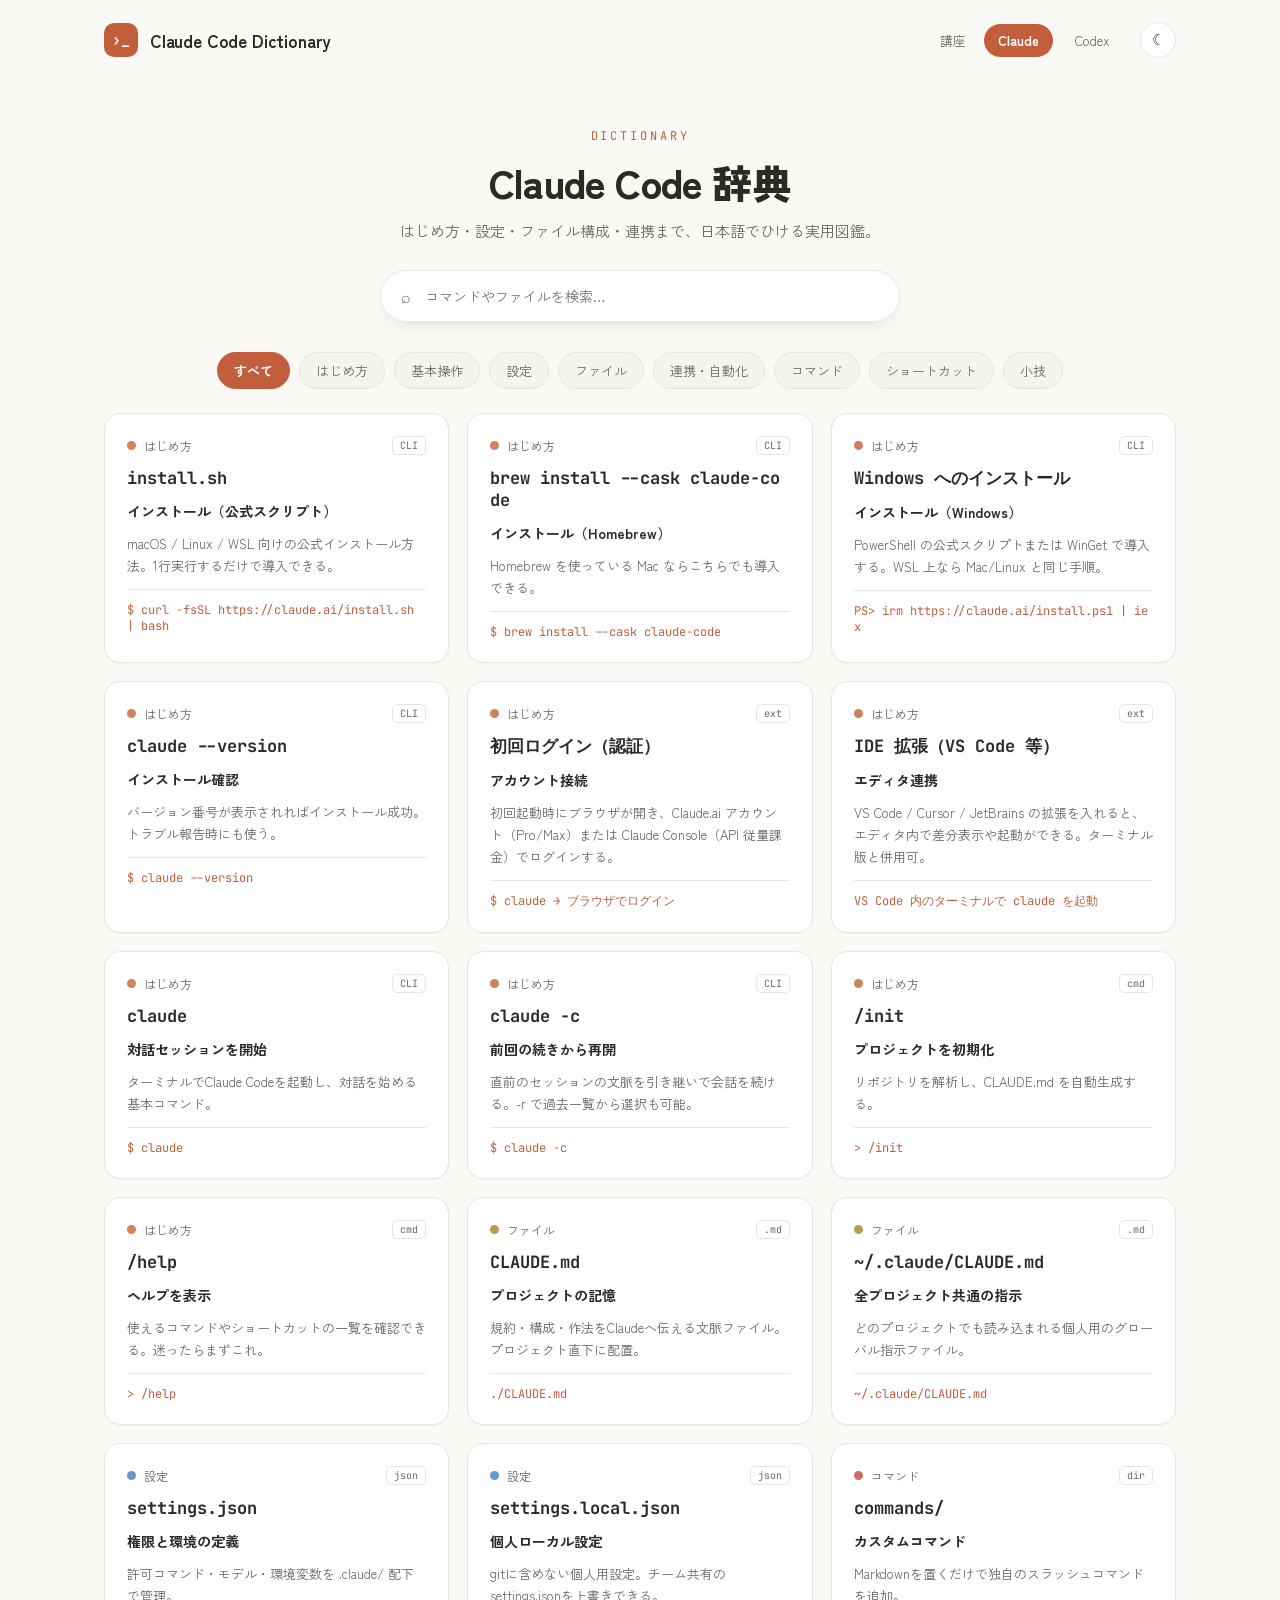
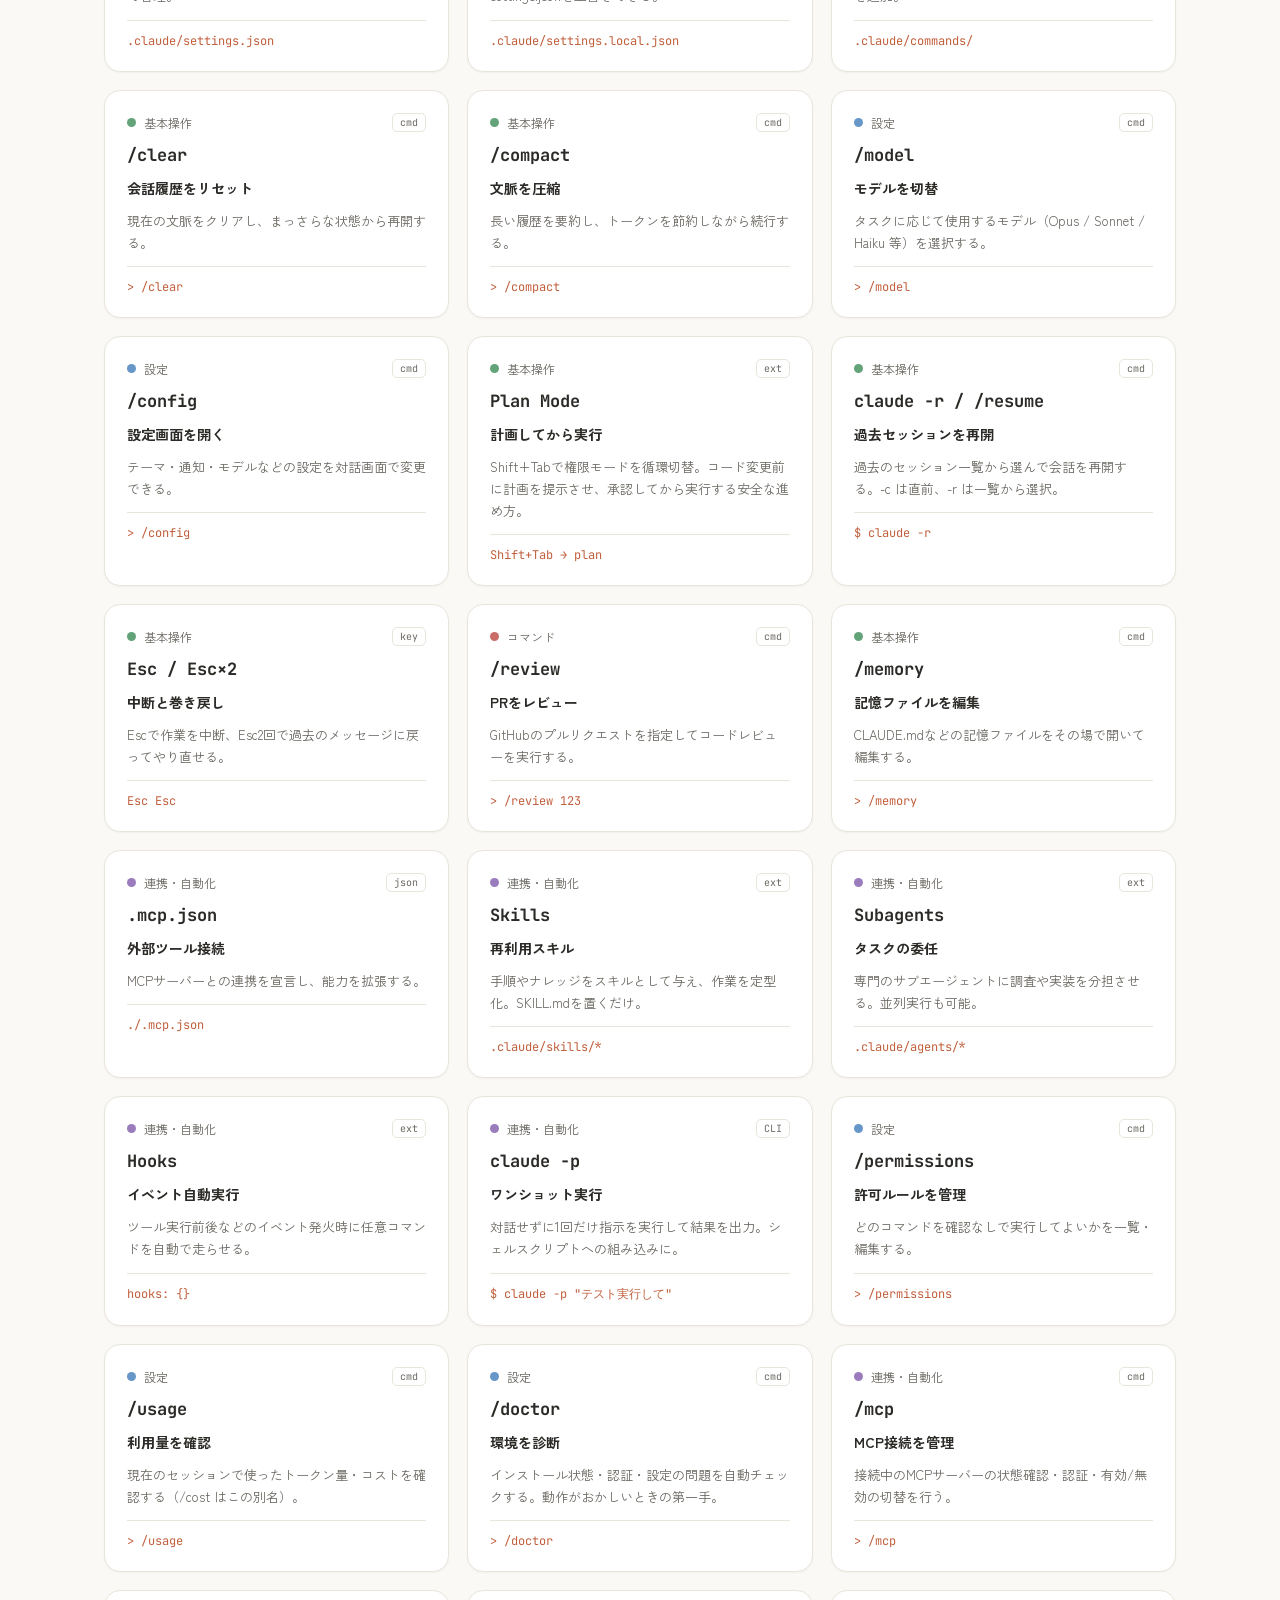
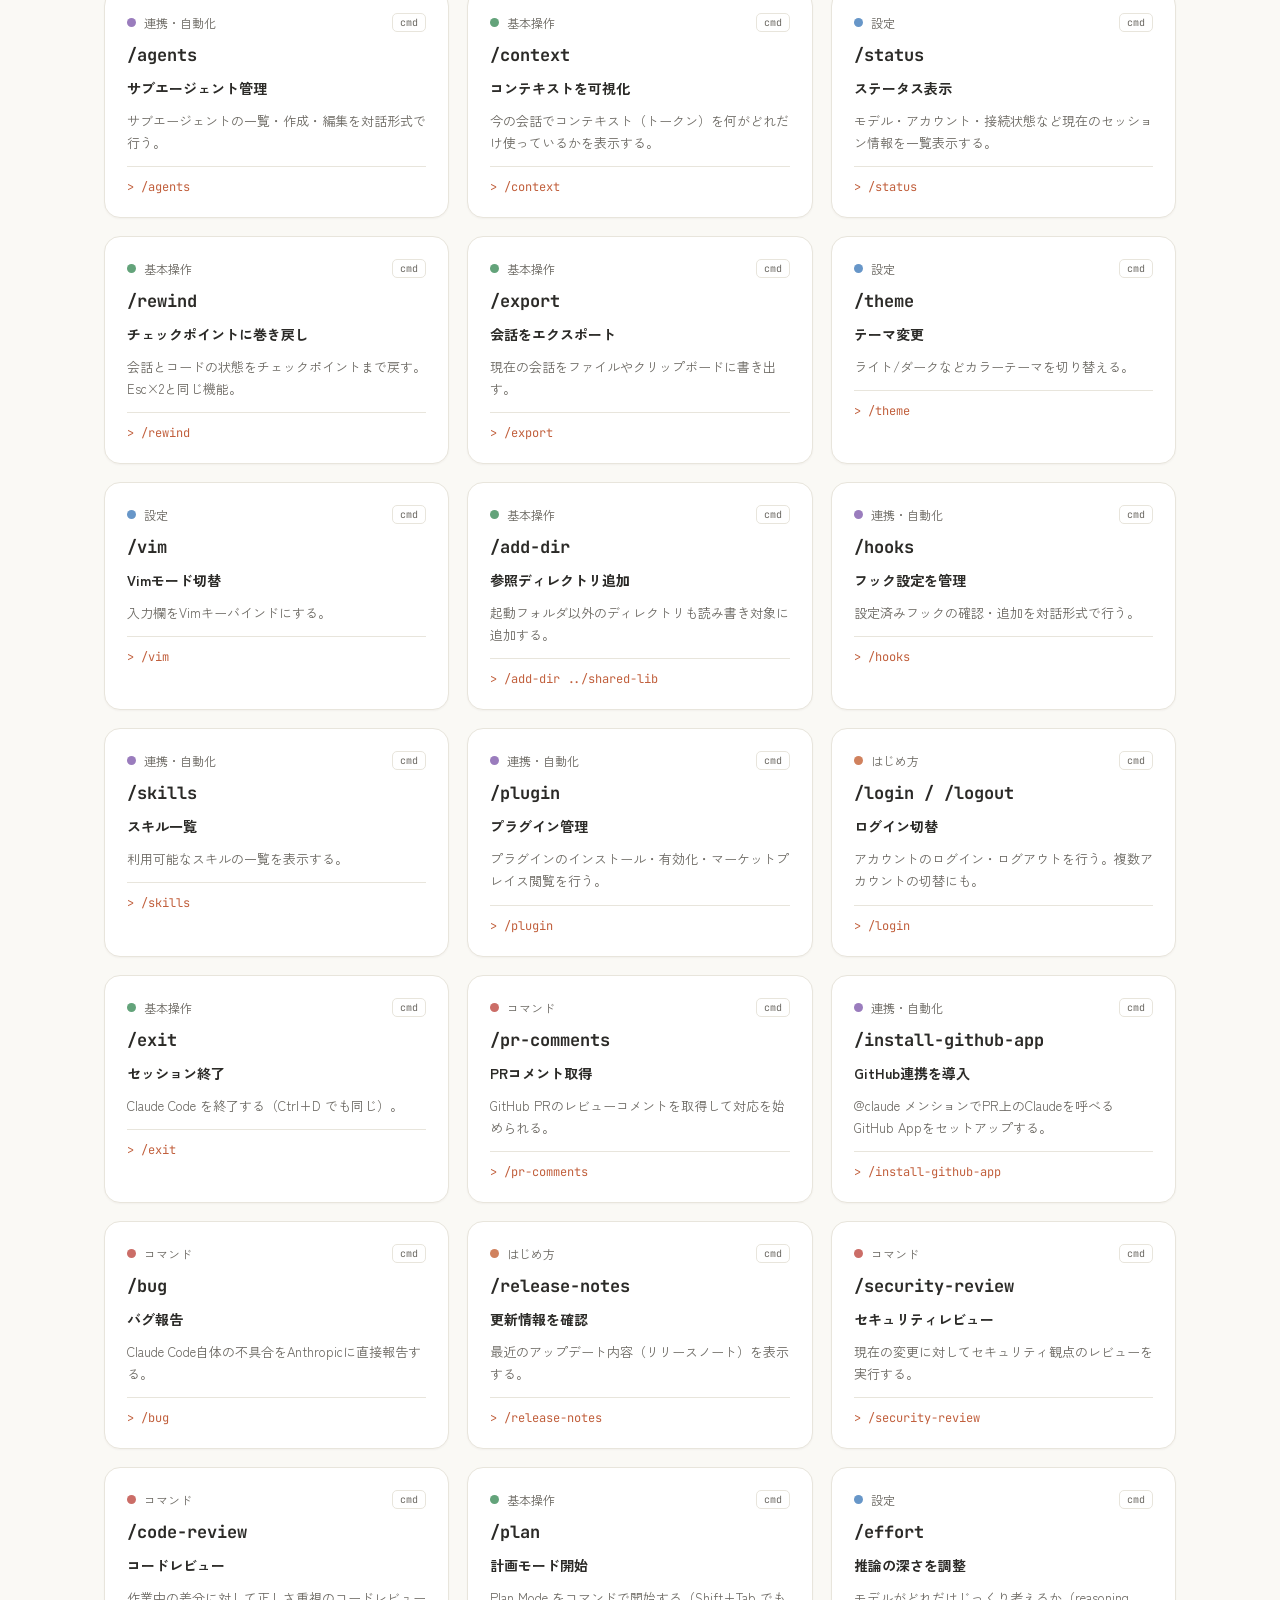
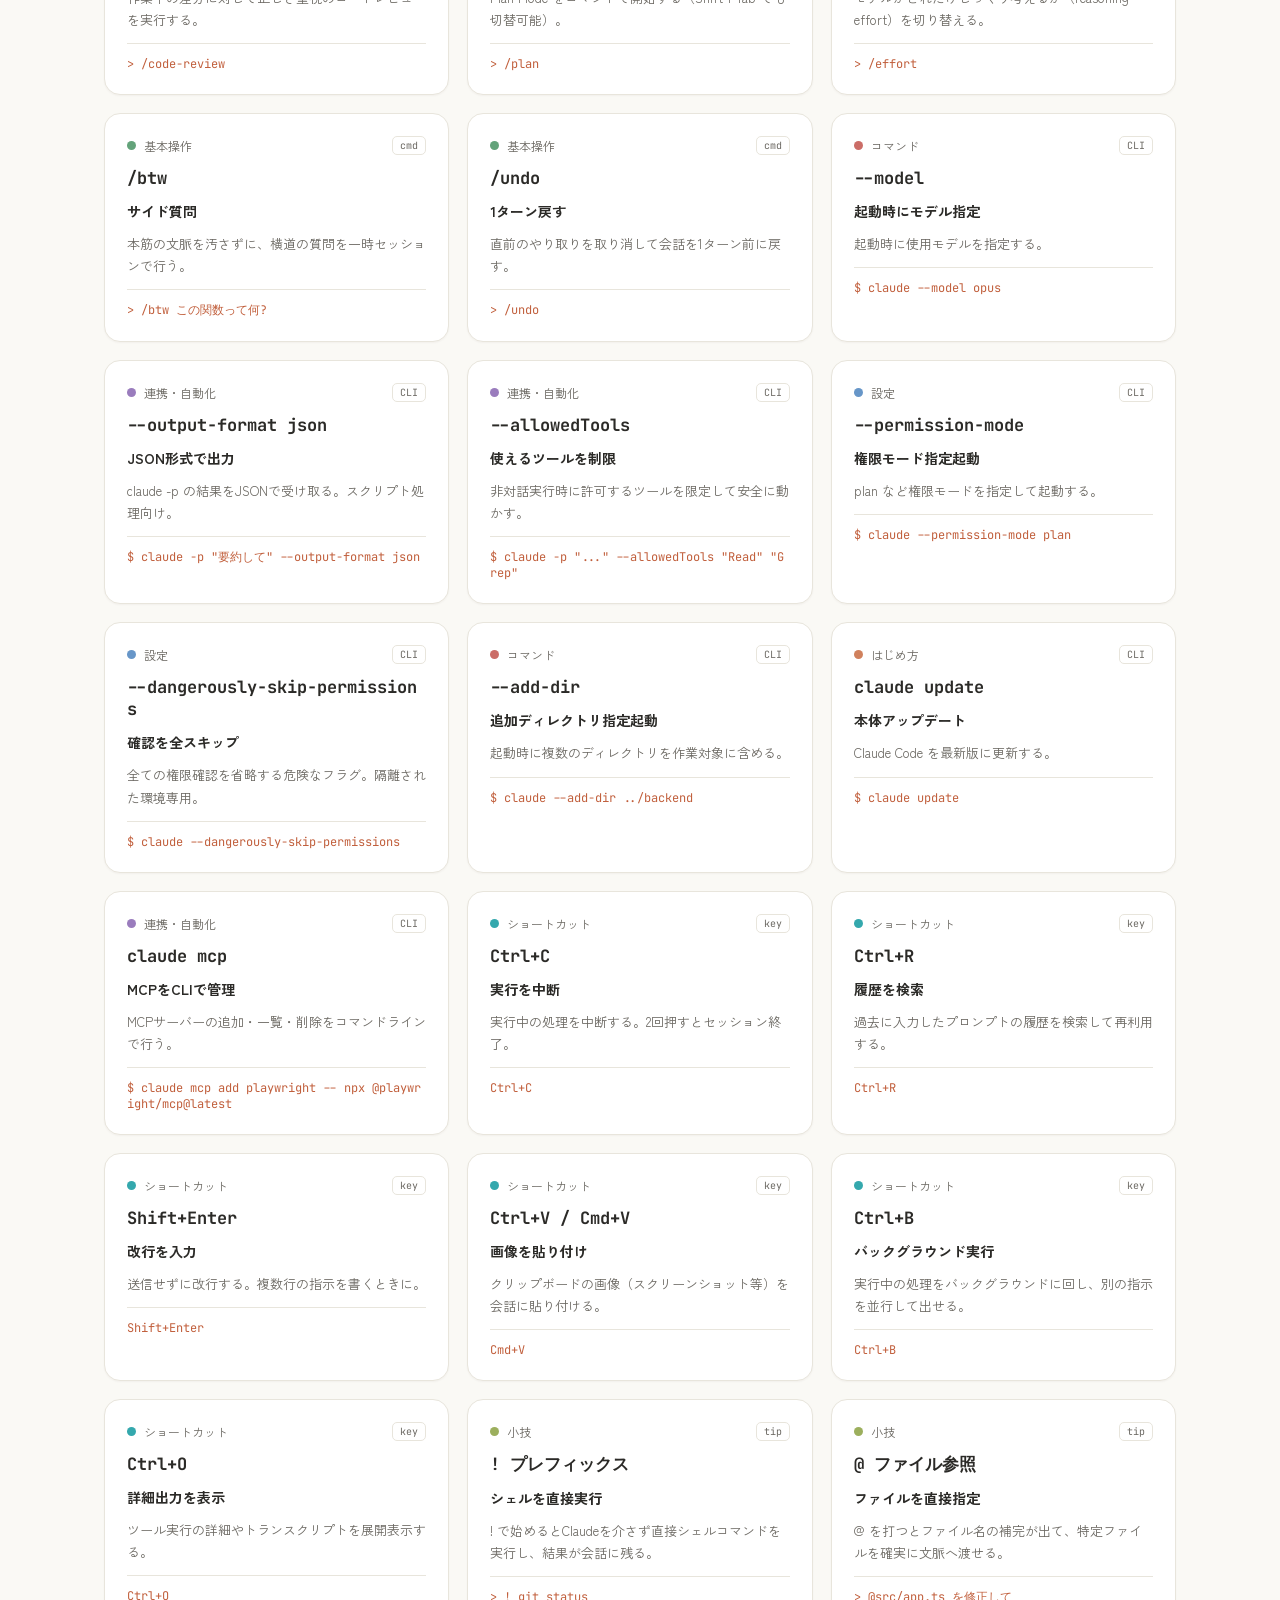
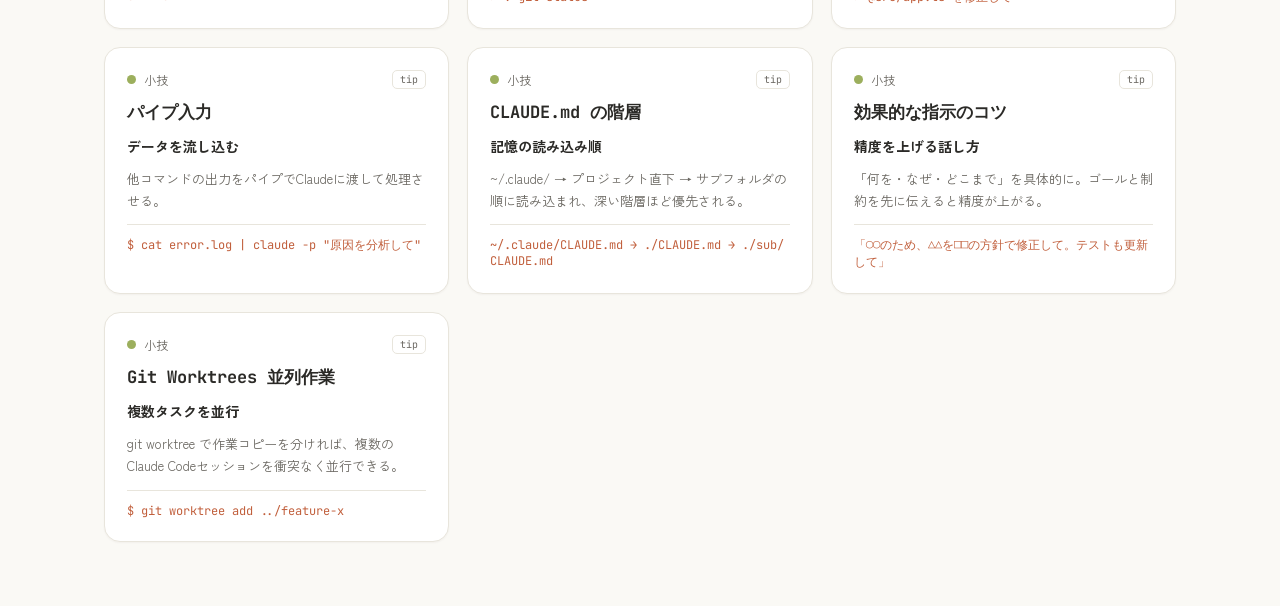
<file: index.html>
<!DOCTYPE html>
<html lang="ja">
<head>
<meta charset="utf-8">
<meta name="viewport" content="width=device-width, initial-scale=1">
<title>Claude Code &amp; Codex Dictionary</title>
<link rel="preconnect" href="https://fonts.googleapis.com">
<link rel="preconnect" href="https://fonts.gstatic.com" crossorigin>
<link href="https://fonts.googleapis.com/css2?family=Zen+Kaku+Gothic+New:wght@400;500;700;900&family=JetBrains+Mono:wght@400;500;700&display=swap" rel="stylesheet">
<link rel="stylesheet" href="assets/style.css">
</head>
<body>
<div class="container">

  <header class="site">
    <a class="brand" href="index.html">
      <div class="logo">›_</div>
      <span>Claude Code Dictionary</span>
    </a>
    <div class="header-right">
      <a class="nav-link" href="course.html">講座</a>
      <button class="pill" data-product="claude">Claude</button>
      <button class="pill" data-product="codex">Codex</button>
      <button class="theme-toggle" id="theme-toggle" aria-label="テーマ切替">☾</button>
    </div>
  </header>

  <section class="hero">
    <div class="eyebrow">DICTIONARY</div>
    <h1 id="hero-title">Claude Code 辞典</h1>
    <p id="hero-lead"></p>
    <div class="searchbar">
      <span class="glass">⌕</span>
      <input id="search" type="text" placeholder="コマンドやファイルを検索…">
    </div>
  </section>

  <div class="chips" id="chips"></div>

  <div class="grid" id="grid"></div>

</div>
<script src="assets/data.js"></script>
<script src="assets/app.js"></script>
</body>
</html>
</file>
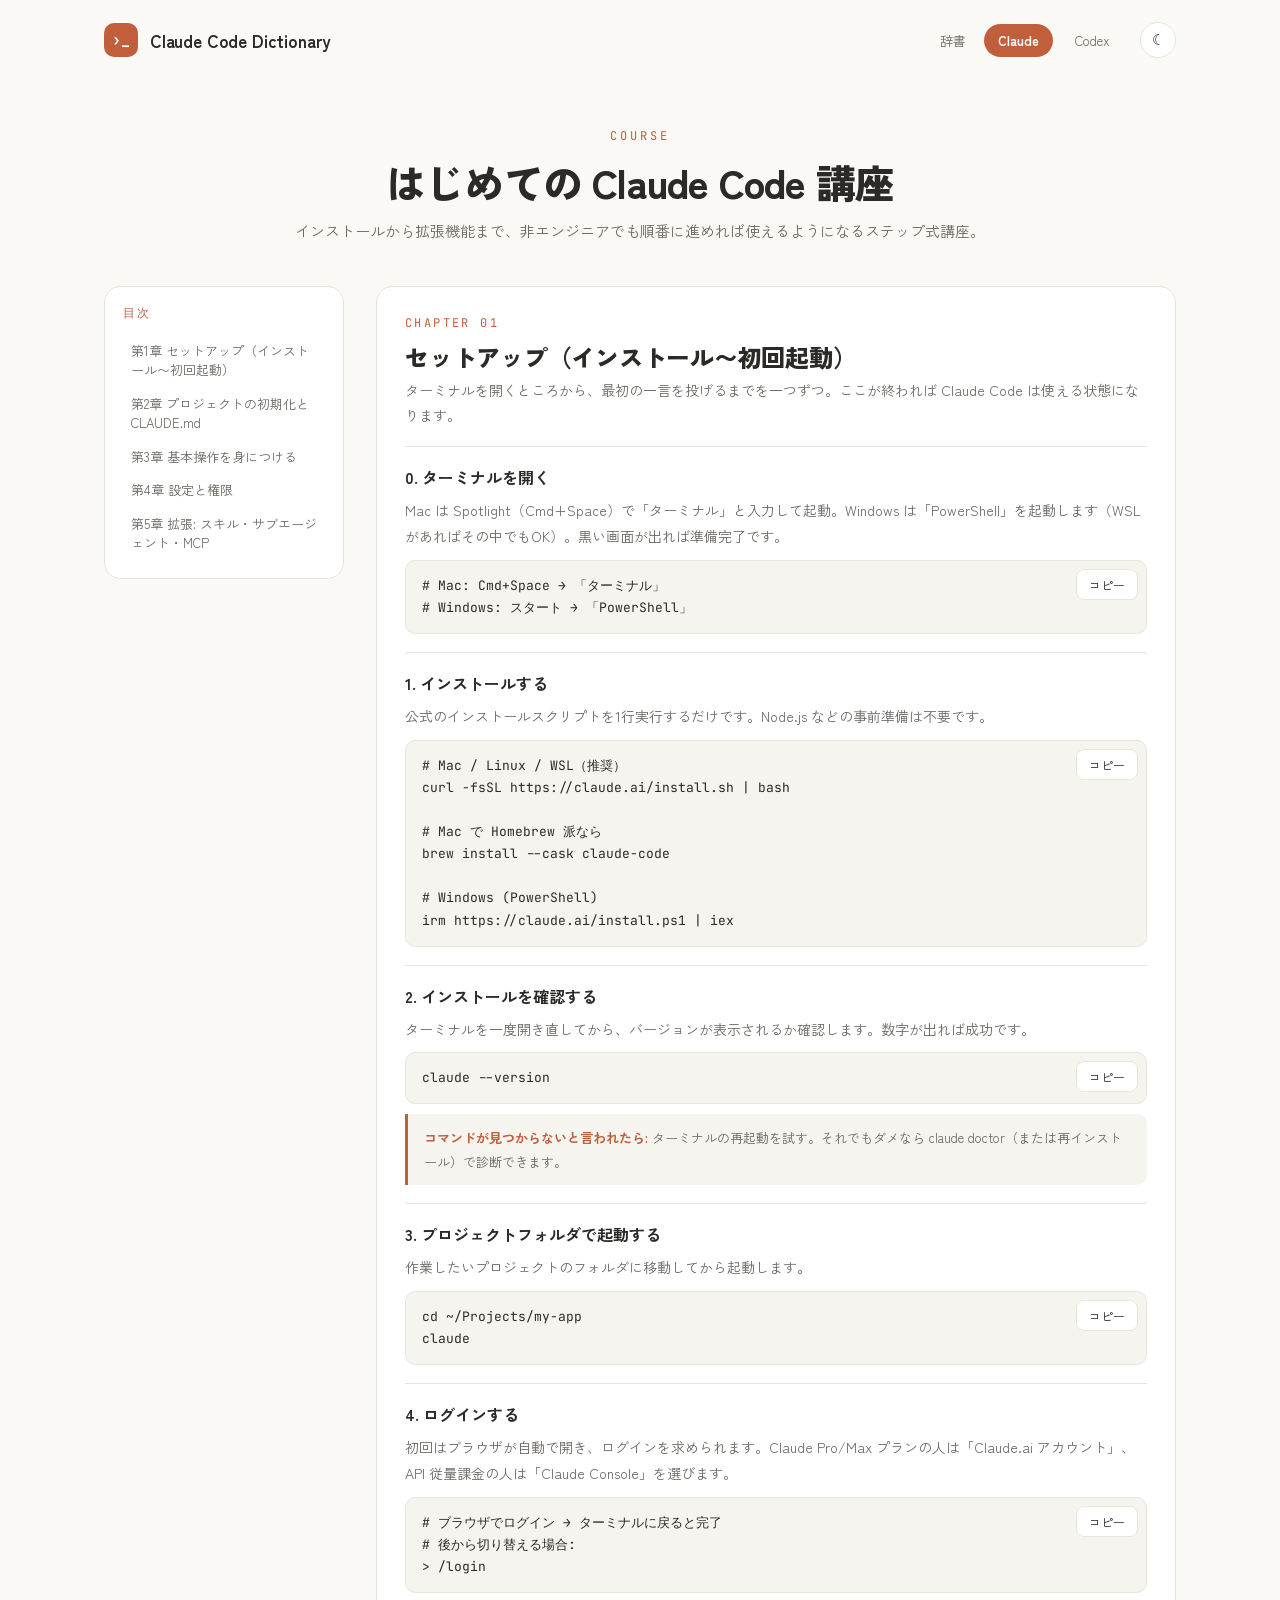
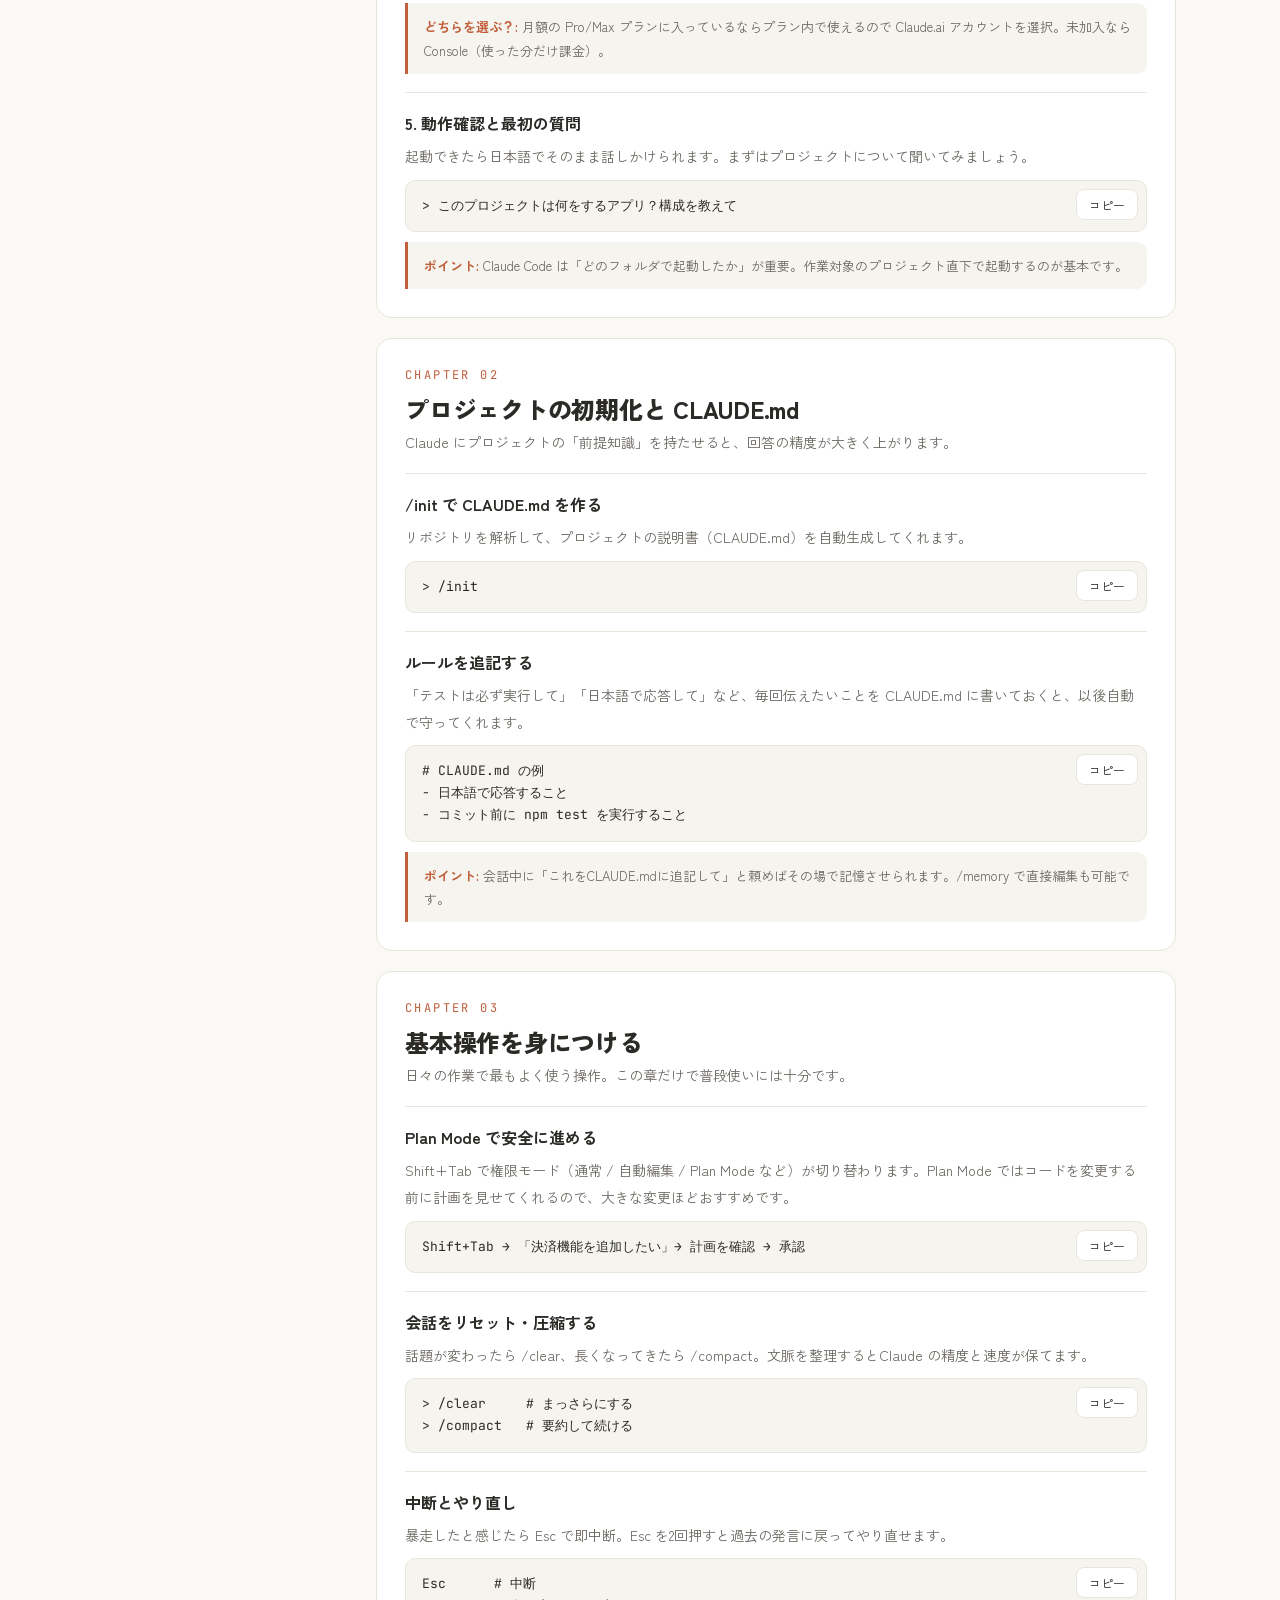
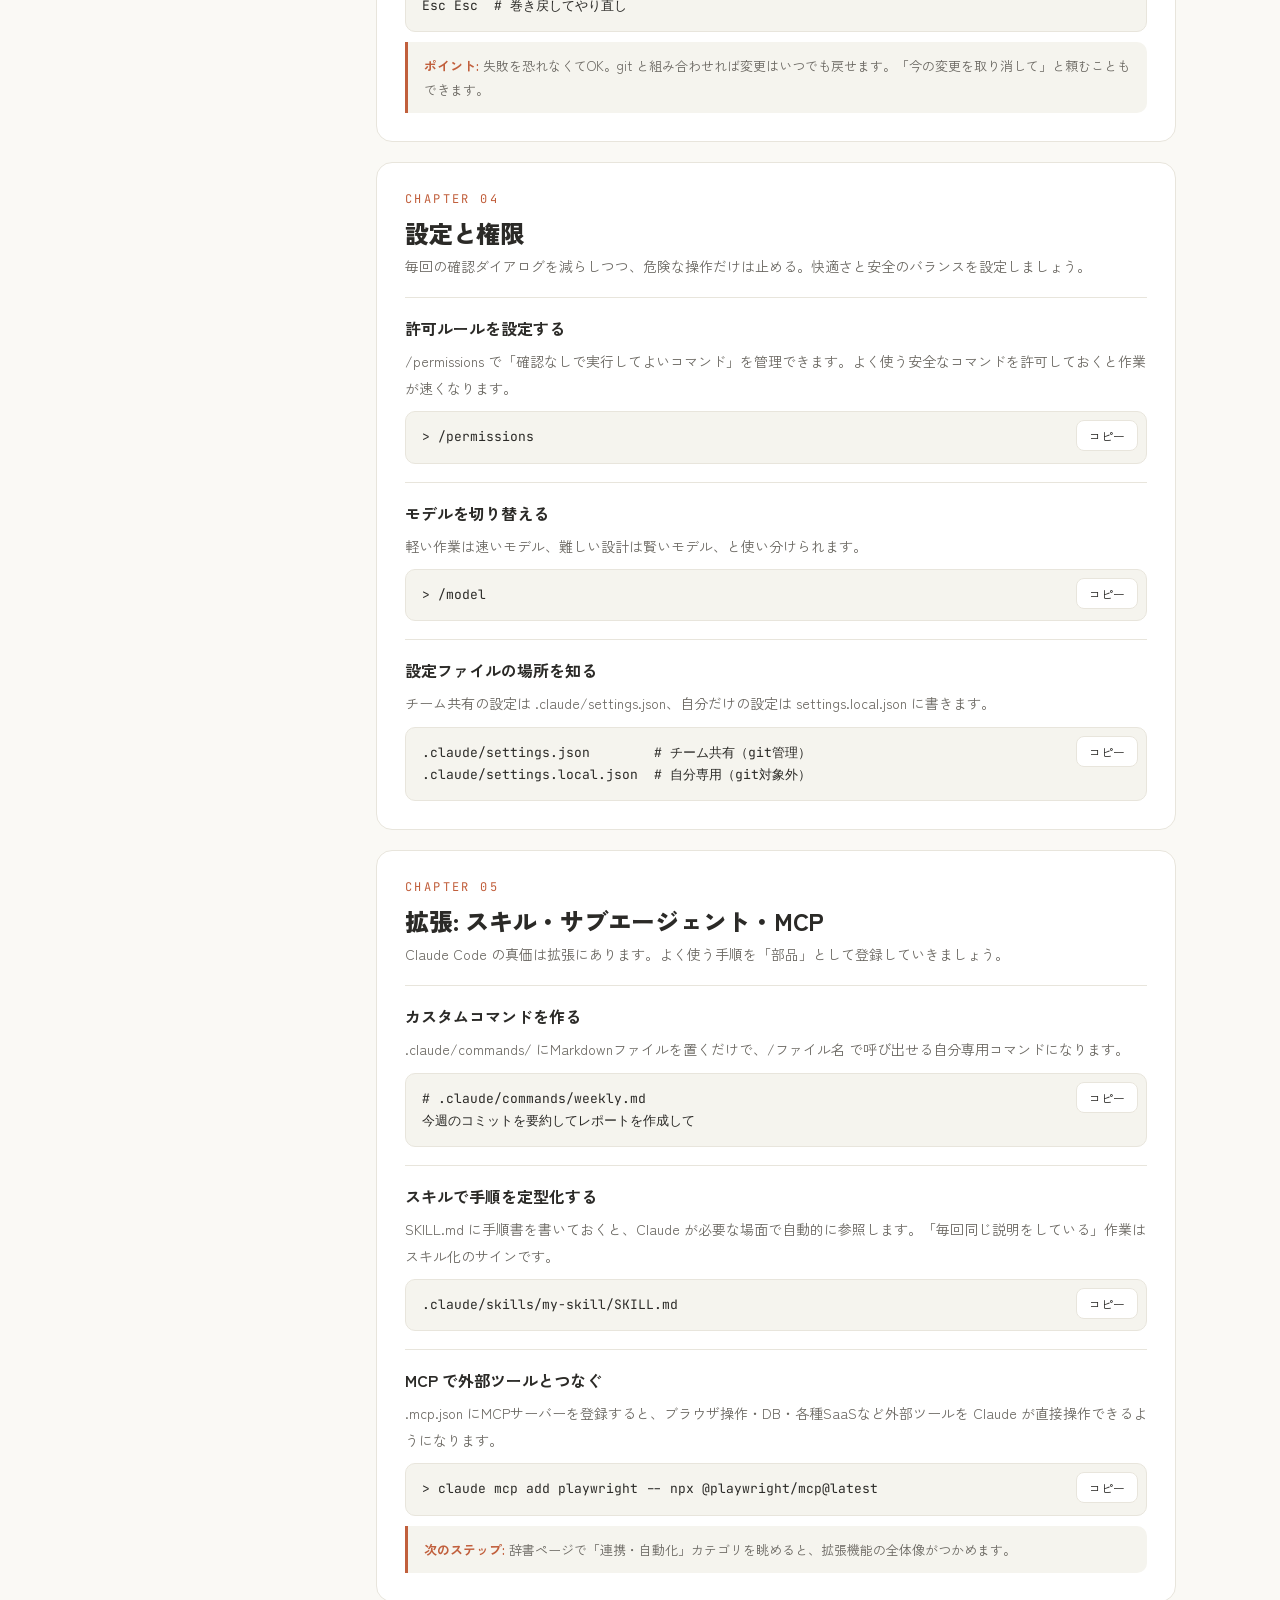
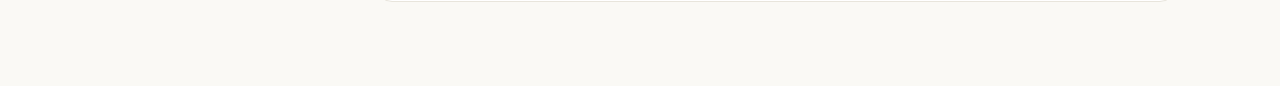
<file: course.html>
<!DOCTYPE html>
<html lang="ja">
<head>
<meta charset="utf-8">
<meta name="viewport" content="width=device-width, initial-scale=1">
<title>講座 — Claude Code &amp; Codex Dictionary</title>
<link rel="preconnect" href="https://fonts.googleapis.com">
<link rel="preconnect" href="https://fonts.gstatic.com" crossorigin>
<link href="https://fonts.googleapis.com/css2?family=Zen+Kaku+Gothic+New:wght@400;500;700;900&family=JetBrains+Mono:wght@400;500;700&display=swap" rel="stylesheet">
<link rel="stylesheet" href="assets/style.css">
</head>
<body>
<div class="container">

  <header class="site">
    <a class="brand" href="index.html">
      <div class="logo">›_</div>
      <span>Claude Code Dictionary</span>
    </a>
    <div class="header-right">
      <a class="nav-link" href="index.html">辞書</a>
      <button class="pill" data-product="claude">Claude</button>
      <button class="pill" data-product="codex">Codex</button>
      <button class="theme-toggle" id="theme-toggle" aria-label="テーマ切替">☾</button>
    </div>
  </header>

  <section class="hero">
    <div class="eyebrow">COURSE</div>
    <h1 id="hero-title"></h1>
    <p id="hero-lead"></p>
  </section>

  <div class="course-layout">
    <nav class="toc">
      <div class="toc-title">目次</div>
      <div id="toc-list"></div>
    </nav>
    <div id="course"></div>
  </div>

</div>
<script src="assets/data.js"></script>
<script src="assets/app.js"></script>
</body>
</html>
</file>
<file: assets/style.css>
/* Soft Cards — design tokens per handoff */
:root {
  --bg: #faf9f5;
  --surface: #ffffff;
  --surface2: #f5f4ee;
  --fg: #2b2a27;
  --muted: #6b6862;
  --border: #e8e5dc;
  --accent: #c15f3c;
  --accent-ink: #c15f3c;
}
/* Codex 選択時は青系アクセント（OpenAI Codex ブランド準拠） */
:root[data-product="codex"] {
  --accent: #5a6cf5;
  --accent-ink: #4d5ee0;
}
:root[data-product="codex"] ::selection { background: rgba(90, 108, 245, 0.22); }
:root[data-theme="dark"] {
  --bg: #262421;
  --surface: #302e2b;
  --surface2: #37342f;
  --fg: #f3f1ea;
  --muted: #a8a49b;
  --border: #423f3a;
}
:root[data-theme="dark"][data-product="codex"] {
  --bg: #21222b;
  --surface: #2a2c38;
  --surface2: #31333f;
  --border: #3d4050;
  --accent: #6b7cff;
  --accent-ink: #8b98ff;
}
:root[data-product="codex"] .logo { background: linear-gradient(135deg, #6b7cff, #4d5ee0); }
* { box-sizing: border-box; }
::selection { background: rgba(217, 119, 87, 0.22); }
input { outline: none; }
body {
  margin: 0;
  background: var(--bg);
  color: var(--fg);
  font-family: "Zen Kaku Gothic New", sans-serif;
  transition: background 0.2s ease, color 0.2s ease;
}
.mono { font-family: "JetBrains Mono", monospace; }
.container { max-width: 1120px; margin: 0 auto; padding: 0 24px; }

/* header */
header.site {
  display: flex; align-items: center; justify-content: space-between;
  padding: 22px 0; flex-wrap: wrap; gap: 12px;
}
.brand { display: flex; align-items: center; gap: 12px; text-decoration: none; color: var(--fg); }
.logo {
  width: 34px; height: 34px; border-radius: 10px; background: var(--accent);
  color: #fff; font-family: "JetBrains Mono", monospace; font-weight: 700; font-size: 15px;
  display: flex; align-items: center; justify-content: center;
}
.brand span { font-weight: 700; font-size: 17px; letter-spacing: -0.01em; }
.header-right { display: flex; align-items: center; gap: 8px; }
.pill {
  padding: 7px 14px; border-radius: 999px; font-size: 13px; cursor: pointer;
  color: var(--muted); background: none; border: none; font-family: inherit;
}
.pill.active { background: var(--accent); color: #fff; font-weight: 700; }
.pill:disabled { opacity: 0.45; cursor: default; }
.theme-toggle {
  width: 36px; height: 36px; margin-left: 8px; border-radius: 999px;
  border: 1px solid var(--border); background: var(--surface); color: var(--fg);
  cursor: pointer; font-size: 15px;
}
.nav-link { font-size: 13px; color: var(--muted); text-decoration: none; padding: 7px 10px; }
.nav-link:hover { color: var(--accent); }

/* hero */
.hero { padding: 48px 0 30px; text-align: center; }
.eyebrow {
  font-family: "JetBrains Mono", monospace; font-size: 12px;
  letter-spacing: 0.24em; color: var(--accent); margin-bottom: 14px;
}
.hero h1 { font-size: 40px; font-weight: 900; letter-spacing: -0.02em; line-height: 1.2; margin: 0; }
.hero p { font-size: 15px; color: var(--muted); margin: 12px 0 0; line-height: 1.7; }
.searchbar {
  max-width: 520px; margin: 26px auto 0; display: flex; align-items: center; gap: 12px;
  background: var(--surface); border: 1px solid var(--border); border-radius: 999px;
  padding: 13px 20px; box-shadow: 0 8px 22px -14px rgba(40, 30, 20, 0.25);
}
.searchbar .glass { color: var(--muted); font-size: 16px; }
.searchbar input {
  border: none; background: transparent; flex: 1; font-size: 14px;
  color: var(--fg); font-family: inherit;
}

/* chips */
.chips { display: flex; flex-wrap: wrap; justify-content: center; gap: 9px; }
.chip {
  padding: 8px 16px; font-size: 13px; border-radius: 999px; cursor: pointer;
  background: var(--surface2); color: var(--muted); border: 1px solid var(--border);
  font-family: inherit;
}
.chip.active { background: var(--accent); color: #fff; border: 1px solid var(--accent); font-weight: 700; }

/* grid + cards */
.grid {
  padding: 24px 0 64px; display: grid;
  grid-template-columns: repeat(auto-fill, minmax(300px, 1fr)); gap: 18px;
}
.card {
  background: var(--surface); border: 1px solid var(--border); border-radius: 16px;
  padding: 22px; box-shadow: 0 1px 2px rgba(40, 30, 20, 0.04);
  display: flex; flex-direction: column; gap: 12px;
  transition: transform 0.18s ease, box-shadow 0.18s ease, border-color 0.18s ease;
}
.card:hover {
  transform: translateY(-4px); border-color: var(--accent);
  box-shadow: 0 16px 32px -18px rgba(40, 30, 20, 0.35);
}
.card .meta { display: flex; align-items: center; gap: 8px; }
.card .dot { width: 9px; height: 9px; border-radius: 999px; flex: none; }
.card .cat { font-size: 12px; color: var(--muted); }
.card .kind {
  margin-left: auto; font-family: "JetBrains Mono", monospace; font-size: 10px;
  border: 1px solid var(--border); border-radius: 5px; padding: 2px 7px; color: var(--muted);
}
.card .name { font-family: "JetBrains Mono", monospace; font-weight: 700; font-size: 17px; word-break: break-all; }
.card .role { font-size: 14px; font-weight: 700; }
.card .desc { font-size: 13px; color: var(--muted); line-height: 1.7; }
.card .ex {
  border-top: 1px solid var(--border); padding-top: 12px;
  font-family: "JetBrains Mono", monospace; font-size: 12px; color: var(--accent-ink);
  white-space: pre-wrap; word-break: break-all;
}
.empty { text-align: center; color: var(--muted); padding: 40px 0 64px; font-size: 14px; grid-column: 1 / -1; }

/* modal */
.card { cursor: pointer; }
.overlay {
  position: fixed; inset: 0; background: rgba(20, 15, 10, 0.45);
  display: flex; align-items: center; justify-content: center; padding: 24px;
  z-index: 50; backdrop-filter: blur(3px);
}
.modal {
  background: var(--surface); border: 1px solid var(--border); border-radius: 16px;
  max-width: 560px; width: 100%; max-height: 85vh; overflow-y: auto;
  box-shadow: 0 24px 60px -20px rgba(40, 30, 20, 0.5);
}
.modal-head {
  display: flex; align-items: center; gap: 10px; padding: 20px 24px;
  border-bottom: 1px solid var(--border);
}
.modal-head .name { font-family: "JetBrains Mono", monospace; font-weight: 700; font-size: 18px; word-break: break-all; }
.modal-head .kind { margin-left: auto; }
.modal-close {
  border: none; background: none; color: var(--muted); font-size: 20px;
  cursor: pointer; padding: 4px 8px; flex: none;
}
.modal-body { padding: 20px 24px 24px; }
.modal-body .section-label {
  font-family: "JetBrains Mono", monospace; font-size: 11px; letter-spacing: 0.18em;
  color: var(--accent); margin: 16px 0 6px;
}
.modal-body .section-label:first-child { margin-top: 0; }
.modal-body .role { font-size: 15px; font-weight: 700; }
.modal-body .desc { font-size: 14px; color: var(--muted); line-height: 1.8; }
.copyrow {
  display: flex; align-items: center; gap: 10px;
  background: var(--surface2); border: 1px solid var(--border); border-radius: 10px;
  padding: 12px 14px;
}
.copyrow code {
  font-family: "JetBrains Mono", monospace; font-size: 13px; color: var(--accent-ink);
  flex: 1; white-space: pre-wrap; word-break: break-all;
}
.copy-btn {
  flex: none; border: 1px solid var(--border); background: var(--surface);
  color: var(--fg); border-radius: 8px; padding: 6px 12px; font-size: 12px;
  font-family: inherit; cursor: pointer; transition: all 0.15s ease;
}
.copy-btn:hover { border-color: var(--accent); color: var(--accent); }
.copy-btn.copied { background: var(--accent); border-color: var(--accent); color: #fff; }
.modal-body .examples { margin: 4px 0 0; padding-left: 20px; }
.modal-body .examples li { font-size: 14px; color: var(--muted); line-height: 1.9; }
.tipbox {
  margin-top: 16px; border-left: 3px solid var(--accent); background: var(--surface2);
  border-radius: 0 10px 10px 0; padding: 12px 16px; font-size: 13px;
  color: var(--muted); line-height: 1.8;
}
.tipbox-label {
  display: block; font-family: "JetBrains Mono", monospace; font-size: 11px;
  letter-spacing: 0.18em; color: var(--accent); margin-bottom: 4px;
}
.doclinks { display: flex; flex-wrap: wrap; gap: 8px; }
.doclink {
  display: inline-flex; align-items: center; gap: 6px;
  border: 1px solid var(--border); background: var(--surface2); color: var(--fg);
  border-radius: 8px; padding: 7px 12px; font-size: 13px; text-decoration: none;
  transition: all 0.15s ease;
}
.doclink:hover { border-color: var(--accent); color: var(--accent); }

/* course page */
.course-layout { display: grid; grid-template-columns: 240px 1fr; gap: 32px; padding: 12px 0 64px; align-items: start; }
@media (max-width: 800px) { .course-layout { grid-template-columns: 1fr; } }
.toc {
  position: sticky; top: 24px; background: var(--surface); border: 1px solid var(--border);
  border-radius: 16px; padding: 18px;
}
.toc .toc-title { font-size: 12px; letter-spacing: 0.18em; color: var(--accent); font-family: "JetBrains Mono", monospace; margin-bottom: 12px; }
.toc a { display: block; font-size: 13px; color: var(--muted); text-decoration: none; padding: 7px 8px; border-radius: 8px; line-height: 1.5; }
.toc a:hover { background: var(--surface2); color: var(--fg); }
.chapter {
  background: var(--surface); border: 1px solid var(--border); border-radius: 16px;
  padding: 28px; margin-bottom: 20px; scroll-margin-top: 24px;
}
.chapter .ch-num { font-family: "JetBrains Mono", monospace; font-size: 12px; letter-spacing: 0.2em; color: var(--accent); }
.chapter h2 { font-size: 24px; font-weight: 900; margin: 8px 0 4px; letter-spacing: -0.01em; }
.chapter .ch-lead { font-size: 14px; color: var(--muted); line-height: 1.8; margin: 0 0 8px; }
.step { border-top: 1px solid var(--border); padding-top: 18px; margin-top: 18px; }
.step h3 { font-size: 16px; font-weight: 700; margin: 0 0 8px; }
.step p { font-size: 14px; color: var(--muted); line-height: 1.9; margin: 0 0 10px; }
.codeblock {
  background: var(--surface2); border: 1px solid var(--border); border-radius: 10px;
  padding: 14px 16px; font-family: "JetBrains Mono", monospace; font-size: 13px;
  line-height: 1.7; overflow-x: auto; white-space: pre; color: var(--fg);
  position: relative;
}
.codeblock .copy-btn {
  position: absolute; top: 8px; right: 8px; font-family: "Zen Kaku Gothic New", sans-serif;
}
.tip {
  border-left: 3px solid var(--accent); background: var(--surface2);
  border-radius: 0 10px 10px 0; padding: 12px 16px; font-size: 13px;
  color: var(--muted); line-height: 1.8; margin-top: 10px;
}
.tip b { color: var(--accent); }
</file>
